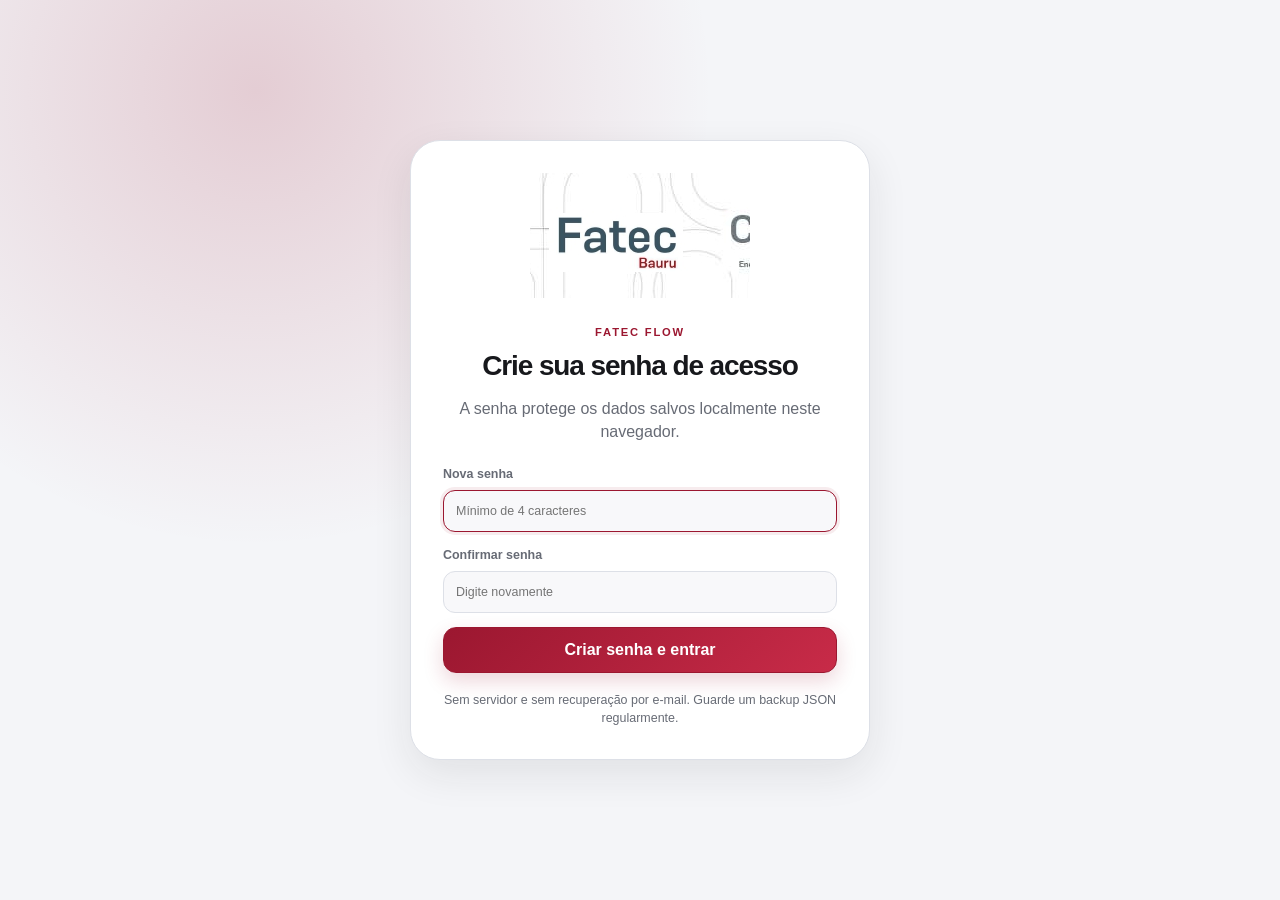
<file: index.html>
<!doctype html>
<html lang="pt-BR">
<head>
  <meta charset="utf-8">
  <meta name="viewport" content="width=device-width, initial-scale=1, viewport-fit=cover">
  <meta name="theme-color" content="#8d1028">
  <meta name="mobile-web-app-capable" content="yes">
  <meta name="format-detection" content="telephone=no">
  <meta name="apple-mobile-web-app-capable" content="yes">
  <meta name="apple-mobile-web-app-status-bar-style" content="black-translucent">
  <meta name="apple-mobile-web-app-title" content="Fatec Flow">
  <meta name="description" content="Sistema acadêmico pessoal para organizar semestres, disciplinas, avaliações, notas, frequência e Google Calendar.">
  <link rel="icon" href="favicon.ico">
  <link rel="apple-touch-icon" href="assets/icons/icon-180.png">
  <link rel="manifest" href="manifest.webmanifest">
  <link rel="stylesheet" href="styles.css">
  <title>Fatec Flow — iPhone</title>
</head>
<body>
  <div id="bootScreen" class="boot-screen" aria-live="polite">
    <img src="assets/logo-fatec-bauru-crop.png" alt="Fatec Bauru">
    <div class="loader"></div>
    <p>Preparando seu painel acadêmico…</p>
  </div>

  <section id="authGate" class="auth-gate hidden" aria-labelledby="authTitle">
    <div class="auth-card">
      <img src="assets/logo-fatec-bauru-crop.png" alt="Fatec Bauru" class="auth-logo">
      <span class="eyebrow">FATEC FLOW</span>
      <h1 id="authTitle">Proteja seus dados acadêmicos</h1>
      <p id="authDescription" class="muted">Crie uma senha local. Ela não sai do seu aparelho.</p>

      <form id="setupPasswordForm" class="auth-form hidden">
        <label>Nova senha
          <input id="setupPassword" type="password" minlength="4" maxlength="80" autocomplete="new-password" required placeholder="Mínimo de 4 caracteres">
        </label>
        <label>Confirmar senha
          <input id="setupPasswordConfirm" type="password" minlength="4" maxlength="80" autocomplete="new-password" required placeholder="Digite novamente">
        </label>
        <button class="primary wide" type="submit">Criar senha e entrar</button>
      </form>

      <form id="unlockForm" class="auth-form hidden">
        <label>Senha
          <input id="unlockPassword" type="password" autocomplete="current-password" required placeholder="Digite sua senha">
        </label>
        <button class="primary wide" type="submit">Entrar no Fatec Flow</button>
        <button id="forgotPasswordButton" class="text-button danger-text" type="button">Esqueci a senha</button>
      </form>
      <p class="auth-warning">Sem servidor e sem recuperação por e-mail. Guarde um backup JSON regularmente.</p>
    </div>
  </section>

  <div id="appShell" class="app-shell hidden">
    <header class="mobile-header" aria-label="Cabeçalho do aplicativo">
      <button class="mobile-brand-button" data-view="dashboard" type="button" aria-label="Ir para Hoje">
        <img src="assets/icons/icon-96.png" alt="">
        <span><strong id="mobilePageTitle">Hoje</strong><small id="mobileSemesterLabel">2026/2</small></span>
      </button>
      <div class="mobile-header-actions">
        <button id="mobileSyncButton" class="mobile-icon-button" type="button" aria-label="Sincronizar com Google">↻</button>
        <button id="mobileNotificationButton" class="mobile-icon-button" type="button" aria-label="Abrir avisos">🔔<span id="mobileNotificationBadge" class="counter hidden">0</span></button>
      </div>
    </header>
    <aside class="sidebar">
      <div class="brand">
        <img src="assets/logo-fatec-bauru-crop.png" alt="Fatec Bauru">
        <div><strong>Fatec Flow</strong><small>Sistema acadêmico pessoal</small></div>
      </div>

      <div class="semester-switcher">
        <label for="activeSemesterSelect">Semestre em uso</label>
        <select id="activeSemesterSelect"></select>
        <button id="quickSemesterButton" class="small-action" type="button">Gerenciar semestres</button>
      </div>

      <nav class="app-nav" aria-label="Navegação principal">
        <button class="nav-item active" data-view="dashboard" type="button"><span>⌂</span><b>Visão geral</b></button>
        <button class="nav-item" data-view="agenda" type="button"><span>▦</span><b>Agenda</b></button>
        <button class="nav-item" data-view="semesters" type="button"><span>◫</span><b>Semestres</b></button>
        <button class="nav-item" data-view="subjects" type="button"><span>◉</span><b>Disciplinas</b></button>
        <button class="nav-item" data-view="teachers" type="button"><span>♟</span><b>Professores</b></button>
        <button class="nav-item" data-view="evaluations" type="button"><span>✦</span><b>Avaliações e notas</b></button>
        <button class="nav-item" data-view="attendance" type="button"><span>✓</span><b>Frequência</b></button>
        <button class="nav-item" data-view="official" type="button"><span>▤</span><b>Calendário oficial</b></button>
        <button class="nav-item" data-view="settings" type="button"><span>⚙</span><b>Configurações</b></button>
      </nav>

      <div class="sidebar-footer">
        <button id="lockButton" class="secondary wide" type="button">🔒 Bloquear agora</button>
        <small>Dados salvos localmente no aparelho</small><small>Versão 3.0.0 — iPhone Edition</small>
      </div>
    </aside>

    <main class="main-content">
      <header class="topbar">
        <div>
          <span id="pageEyebrow" class="eyebrow">PAINEL ACADÊMICO</span>
          <h1 id="pageTitle">Visão geral</h1>
        </div>
        <div class="topbar-actions">
          <button id="notificationCenterButton" class="icon-button" type="button" aria-label="Central de avisos">🔔<span id="notificationBadge" class="counter hidden">0</span></button>
          <button id="syncTopButton" class="secondary" type="button">↻ Sincronizar</button>
          <button class="primary" data-open="activity" type="button">＋ Nova atividade</button>
        </div>
      </header>

      <section id="view-dashboard" class="view active">
        <article class="hero university-bg">
          <div class="hero-copy">
            <span class="eyebrow">ORGANIZAÇÃO UNIVERSITÁRIA</span>
            <h2 id="heroGreeting">Seu semestre em um só lugar.</h2>
            <p id="heroSemesterText">Cadastre um semestre para começar.</p>
            <div class="hero-actions">
              <button class="primary" data-open="activity" type="button">＋ Prova, atividade ou seminário</button>
              <button class="secondary" data-open="event" type="button">＋ Evento</button>
            </div>
          </div>
          <div class="hero-words" aria-hidden="true">
            <span>PROVAS</span><span>PROJETOS</span><span>SEMINÁRIOS</span><span>NOTAS</span>
            <span>PESQUISA</span><span>ESTÁGIO</span><span>ENTREGAS</span><span>FORMATURA</span>
          </div>
        </article>

        <div class="metric-grid">
          <article class="metric-card"><span>Próximo compromisso</span><strong id="metricNext">—</strong><small id="metricNextMeta">Nenhum compromisso</small></article>
          <article class="metric-card"><span>Média geral</span><strong id="metricAverage">—</strong><small id="metricAverageMeta">Sem notas calculadas</small></article>
          <article class="metric-card"><span>Frequência geral</span><strong id="metricAttendance">—</strong><small id="metricAttendanceMeta">Sem registros</small></article>
          <article class="metric-card"><span>Pendências</span><strong id="metricPending">0</strong><small id="metricPendingMeta">Tudo em dia</small></article>
        </div>

        <div class="dashboard-grid">
          <article class="panel span-2">
            <div class="panel-head"><div><span class="eyebrow">HOJE</span><h3>Agenda do dia</h3></div><button class="text-button" data-go="agenda" type="button">Abrir agenda</button></div>
            <div id="todayTimeline" class="timeline"></div>
          </article>
          <article class="panel">
            <div class="panel-head"><div><span class="eyebrow">PRIORIDADES</span><h3>Próximas avaliações</h3></div><button class="text-button" data-go="evaluations" type="button">Ver todas</button></div>
            <div id="upcomingActivities" class="compact-list"></div>
          </article>
          <article class="panel">
            <div class="panel-head"><div><span class="eyebrow">DESEMPENHO</span><h3>Disciplinas em atenção</h3></div><button class="text-button" data-go="subjects" type="button">Ver disciplinas</button></div>
            <div id="riskSubjects" class="compact-list"></div>
          </article>
          <article class="panel mobile-calc-card">
            <div class="panel-head"><div><span class="eyebrow">NOTAS</span><h3>Cálculo da média</h3></div><span class="mobile-step-badge">3 etapas</span></div>
            <p class="muted">1. Cadastre as avaliações. 2. Lance as notas. 3. Monte a fórmula do professor.</p>
            <div class="mobile-calc-actions">
              <button class="primary" data-go="evaluations" data-eval-tab="activities" type="button">Cadastrar avaliação</button>
              <button class="secondary" data-go="evaluations" data-eval-tab="formulas" type="button">Montar cálculo</button>
            </div>
          </article>

          <article class="panel span-2">
            <div class="panel-head"><div><span class="eyebrow">ATALHOS</span><h3>Registrar rapidamente</h3></div></div>
            <div class="quick-actions">
              <button data-quick-activity="prova" type="button"><span>📝</span>Prova</button>
              <button data-quick-activity="atividade" type="button"><span>✅</span>Atividade</button>
              <button data-quick-activity="seminario" type="button"><span>🎤</span>Seminário</button>
              <button data-quick-activity="entrega" type="button"><span>📦</span>Entrega</button>
              <button data-open="attendance" type="button"><span>📍</span>Presença</button>
              <button data-open="subject" type="button"><span>📚</span>Disciplina</button>
            </div>
          </article>
        </div>
      </section>

      <section id="view-agenda" class="view">
        <div class="section-actions">
          <div class="filter-bar">
            <input id="agendaSearch" type="search" placeholder="Buscar por título, disciplina ou local…">
            <select id="agendaTypeFilter"><option value="">Todos os tipos</option></select>
            <select id="agendaSubjectFilter"><option value="">Todas as disciplinas</option></select>
            <select id="agendaStatusFilter"><option value="">Todos os status</option><option value="pendente">Pendente</option><option value="concluido">Concluído</option><option value="cancelado">Cancelado</option></select>
          </div>
          <div class="button-row"><button class="secondary" data-open="event" type="button">＋ Evento</button><button class="primary" data-open="activity" type="button">＋ Atividade acadêmica</button></div>
        </div>
        <div id="agendaList" class="agenda-list"></div>
      </section>

      <section id="view-semesters" class="view">
        <div class="section-actions">
          <div class="section-copy"><p>Todo item acadêmico precisa pertencer a um semestre e respeitar suas datas.</p></div>
          <button class="primary" data-open="semester" type="button">＋ Cadastrar semestre</button>
        </div>
        <div id="semesterList" class="card-grid"></div>
      </section>

      <section id="view-subjects" class="view">
        <div class="section-actions">
          <div class="filter-bar"><input id="subjectSearch" type="search" placeholder="Buscar disciplina…"><select id="subjectTeacherFilter"><option value="">Todos os professores</option></select></div>
          <button class="primary" data-open="subject" type="button">＋ Cadastrar disciplina</button>
        </div>
        <div id="subjectGrid" class="subject-grid"></div>
      </section>

      <section id="view-teachers" class="view">
        <div class="section-actions">
          <p>Cadastre os professores e vincule cada um às disciplinas do semestre.</p>
          <button class="primary" data-open="teacher" type="button">＋ Cadastrar professor</button>
        </div>
        <div id="teacherGrid" class="card-grid"></div>
      </section>

      <section id="view-evaluations" class="view">
        <div class="subtabs" role="tablist">
          <button class="active" data-eval-tab="activities" type="button">1. Avaliações</button>
          <button data-eval-tab="formulas" type="button">2. Cálculo</button>
          <button data-eval-tab="simulator" type="button">3. Simular</button>
        </div>

        <div id="evalTabActivities" class="eval-tab active">
          <div class="section-actions">
            <div class="filter-bar"><input id="activitySearch" type="search" placeholder="Buscar avaliação…"><select id="activitySubjectFilter"><option value="">Todas as disciplinas</option></select><select id="activityTypeFilter"><option value="">Todos os tipos</option></select></div>
            <button class="primary" data-open="activity" type="button">＋ Nova avaliação</button>
          </div>
          <div id="activityList" class="agenda-list"></div>
        </div>

        <div id="evalTabFormulas" class="eval-tab">
          <article class="mobile-formula-guide">
            <span><b>1</b> Cadastre as avaliações</span>
            <span><b>2</b> Lance as notas</span>
            <span><b>3</b> Toque nas variáveis e monte a fórmula</span>
          </article>
          <div class="formula-layout">
            <aside class="panel formula-subjects"><h3>Disciplinas</h3><div id="formulaSubjectList" class="selection-list"></div></aside>
            <article class="panel formula-editor-panel">
              <div id="formulaEmpty" class="empty-state">Selecione uma disciplina para configurar o método do professor.</div>
              <div id="formulaEditor" class="hidden">
                <div class="panel-head"><div><span class="eyebrow">MÉTODO DE AVALIAÇÃO</span><h3 id="formulaSubjectTitle">Disciplina</h3><p id="formulaProfessorName" class="muted"></p></div><span id="formulaStatus" class="tag">Não configurado</span></div>
                <label>Fórmula manual
                  <textarea id="formulaInput" rows="3" placeholder="Ex.: (P1 * 0.4) + (P2 * 0.4) + (TRAB * 0.2)"></textarea>
                </label>
                <div class="formula-tools">
                  <div><small>Atividades disponíveis</small><div id="formulaVariableButtons" class="token-buttons"></div></div>
                  <div><small>Operadores</small><div class="token-buttons"><button data-token=" + " type="button">＋</button><button data-token=" - " type="button">−</button><button data-token=" * " type="button">×</button><button data-token=" / " type="button">÷</button><button data-token="(" type="button">(</button><button data-token=")" type="button">)</button></div></div>
                </div>
                <div class="form-grid compact">
                  <label>Quando faltar nota<select id="formulaMissingPolicy"><option value="block">Não calcular</option><option value="zero">Considerar zero</option><option value="simulation">Usar valor simulado</option></select></label>
                  <label>Casas decimais<select id="formulaDecimals"><option value="0">0</option><option value="1">1</option><option value="2" selected>2</option><option value="3">3</option></select></label>
                  <label>Arredondamento<select id="formulaRounding"><option value="normal">Normal</option><option value="up">Sempre para cima</option><option value="down">Sempre para baixo</option></select></label>
                  <label>Nota mínima<input id="formulaPassingGrade" type="number" min="0" step="0.01" value="6"></label>
                </div>
                <div id="formulaValidation" class="validation-box neutral">Monte a fórmula usando as atividades cadastradas.</div>
                <div class="formula-preview">
                  <div><span>Média calculada</span><strong id="formulaResult">—</strong></div>
                  <div><span>Situação</span><strong id="formulaSituation">—</strong></div>
                  <div><span>Nota necessária</span><strong id="formulaNeeded">—</strong></div>
                </div>
                <div class="button-row end"><button id="suggestFormulaButton" class="secondary" type="button">Sugerir pelos pesos</button><button id="saveFormulaButton" class="primary" type="button">Salvar método</button></div>
              </div>
            </article>
          </div>
        </div>

        <div id="evalTabSimulator" class="eval-tab">
          <article class="panel">
            <div class="panel-head"><div><span class="eyebrow">CENÁRIOS</span><h3>Simulador de notas</h3></div></div>
            <div class="form-grid compact"><label>Disciplina<select id="simulatorSubject"></select></label></div>
            <div id="simulatorFields" class="simulation-grid"></div>
            <div id="simulatorResult" class="validation-box neutral">Escolha uma disciplina com fórmula configurada.</div>
          </article>
        </div>
      </section>

      <section id="view-attendance" class="view">
        <div class="attendance-summary-grid">
          <article class="metric-card"><span>Frequência do semestre</span><strong id="attendanceOverall">—</strong><small id="attendanceOverallMeta">Sem registros</small></article>
          <article class="metric-card"><span>Aulas não verificadas</span><strong id="attendanceUnverified">0</strong><small>Confirme após cada encontro</small></article>
          <article class="metric-card"><span>Em risco</span><strong id="attendanceRisk">0</strong><small>Abaixo do limite definido</small></article>
        </div>
        <div id="attendanceSubjectSummary" class="subject-grid attendance-subject-grid"></div>
        <div class="section-actions">
          <div class="filter-bar"><select id="attendanceSubjectFilter"><option value="">Todas as disciplinas</option></select><select id="attendanceStatusFilter"><option value="">Todos os status</option><option value="unverified">Não verificada</option><option value="present">Presente</option><option value="late">Atrasado</option><option value="partial">Parcial</option><option value="absent">Ausente</option><option value="justified">Falta justificada</option><option value="cancelled">Aula cancelada</option></select></div>
          <div class="button-row"><button id="generateAttendanceButton" class="secondary" type="button">Gerar pelas aulas da agenda</button><button class="primary" data-open="attendance" type="button">＋ Registrar presença</button></div>
        </div>
        <div id="attendanceList" class="agenda-list"></div>
        <p class="footnote">O controle do Fatec Flow é pessoal. O registro oficial de frequência continua sendo o do professor e do SIGA.</p>
      </section>

      <section id="view-official" class="view">
        <article class="panel official-intro">
          <div><span class="eyebrow">FONTE INSTITUCIONAL</span><h2>Calendário Acadêmico da Fatec Bauru</h2><p>Consulte as imagens salvas no app e confirme atualizações na página oficial.</p></div>
          <a class="primary link-button" href="https://fatecbauru.cps.sp.gov.br/calendario-academico/" target="_blank" rel="noopener noreferrer">Abrir página oficial</a>
        </article>
        <div class="calendar-gallery">
          <figure><img src="assets/calendar/calendario-2026-p4.jpg" alt="Calendário acadêmico 2026, página 4"><figcaption>Calendário acadêmico 2026 — página 4</figcaption></figure>
          <figure><img src="assets/calendar/calendario-2026-p5.jpg" alt="Calendário acadêmico 2026, página 5"><figcaption>Calendário acadêmico 2026 — página 5</figcaption></figure>
          <figure><img src="assets/calendar/calendario-2026-p6.jpg" alt="Calendário acadêmico 2026, página 6"><figcaption>Calendário acadêmico 2026 — página 6</figcaption></figure>
        </div>
      </section>

      <section id="view-settings" class="view">
        <div class="settings-jump">
          <button data-scroll-settings="google" type="button">Google Calendar</button>
          <button data-scroll-settings="notifications" type="button">Notificações</button>
          <button data-scroll-settings="security" type="button">Segurança</button>
          <button data-scroll-settings="campus" type="button">Presença</button>
          <button data-scroll-settings="data" type="button">Dados</button>
          <button data-scroll-settings="appearance" type="button">Aparência</button>
        </div>

        <div class="settings-grid">
          <article id="settings-google" class="panel settings-card span-2">
            <div class="panel-head"><div><span class="eyebrow">SINCRONIZAÇÃO</span><h3>Google Calendar</h3></div><span id="googleStatus" class="tag">Desconectado</span></div>
            <p>Use somente o Client ID OAuth. Não coloque segredo do cliente ou API Key.</p>
            <div class="form-grid compact">
              <label class="span-2">Client ID OAuth<input id="googleClientId" type="text" placeholder="…apps.googleusercontent.com"></label>
              <label>Calendário<select id="googleCalendarId"><option value="primary">Principal</option></select></label>
              <label class="toggle-field"><span>Marcar eventos com o semestre</span><input id="googleTagSemester" type="checkbox" checked></label>
            </div>
            <div class="button-row wrap"><button id="saveGoogleSettingsButton" class="secondary" type="button">Salvar configuração</button><button id="connectGoogleButton" class="primary" type="button">Conectar ao Google</button><button id="loadCalendarsButton" class="secondary" type="button">Carregar calendários</button><button id="syncGoogleButton" class="secondary" type="button">Sincronizar agora</button><button id="tagAllGoogleButton" class="secondary" type="button">Vincular e atualizar todos no Google</button></div>
            <div id="syncReport" class="validation-box neutral">Nenhuma sincronização realizada nesta sessão.</div>
          </article>

          <article id="settings-notifications" class="panel settings-card">
            <div class="panel-head"><div><span class="eyebrow">ALERTAS</span><h3>Notificações</h3></div><span id="notificationPermission" class="tag">Não autorizadas</span></div>
            <p>O Google Calendar entrega alertas mesmo com o PWA fechado. Os avisos internos funcionam enquanto o app estiver ativo.</p>
            <button id="requestNotificationButton" class="secondary wide" type="button">Autorizar notificações do app</button>
          </article>

          <article id="settings-security" class="panel settings-card">
            <div class="panel-head"><div><span class="eyebrow">ACESSO</span><h3>Senha e bloqueio</h3></div><span id="securityStatus" class="tag">Ativa</span></div>
            <label>Bloquear após<select id="lockTimeout"><option value="1">1 minuto</option><option value="5">5 minutos</option><option value="15" selected>15 minutos</option><option value="30">30 minutos</option><option value="60">1 hora</option><option value="0">Somente manualmente</option></select></label>
            <div class="button-row wrap"><button id="changePasswordButton" class="secondary" type="button">Alterar senha</button><button id="lockSettingsButton" class="secondary" type="button">Bloquear agora</button></div>
          </article>

          <article id="settings-campus" class="panel settings-card">
            <div class="panel-head"><div><span class="eyebrow">CHECK-IN</span><h3>Validação assistida de presença</h3></div></div>
            <p>Opcional. A localização só é consultada quando você toca em “Validar localização”.</p>
            <div class="form-grid compact"><label>Latitude<input id="campusLatitude" type="number" step="0.000001" placeholder="Ex.: -22.000000"></label><label>Longitude<input id="campusLongitude" type="number" step="0.000001" placeholder="Ex.: -49.000000"></label><label>Raio aceito (metros)<input id="campusRadius" type="number" min="50" step="10" value="500"></label><label>Nome do local<input id="campusName" type="text" value="Fatec Bauru"></label></div>
            <button id="saveCampusButton" class="secondary wide" type="button">Salvar local de referência</button>
          </article>

          <article id="settings-data" class="panel settings-card span-2">
            <div class="panel-head"><div><span class="eyebrow">PORTABILIDADE</span><h3>Importação, backup e restauração</h3></div></div>
            <div class="data-action-grid">
              <label class="action-tile">📥<strong>Importar calendário .ics</strong><span>Importa e vincula pela data do semestre.</span><input id="icsImportInput" type="file" accept=".ics,text/calendar" hidden></label>
              <button id="exportBackupButton" class="action-tile" type="button">💾<strong>Exportar backup JSON</strong><span>Salva semestres, notas, fórmulas e presenças.</span></button>
              <label class="action-tile">♻️<strong>Restaurar backup</strong><span>Substitui os dados locais pelo arquivo escolhido.</span><input id="backupImportInput" type="file" accept="application/json,.json" hidden></label>
              <button id="exportIcsButton" class="action-tile" type="button">🗓️<strong>Exportar agenda .ics</strong><span>Gera um arquivo compatível com calendários.</span></button>
              <button id="openTrashButton" class="action-tile" type="button">🗑️<strong>Abrir lixeira</strong><span>Restaure itens excluídos localmente.</span></button>
              <button id="resetAppButton" class="action-tile danger-tile" type="button">⚠️<strong>Redefinir aplicativo</strong><span>Apaga todos os dados deste navegador.</span></button>
            </div>
          </article>

          <article id="settings-appearance" class="panel settings-card">
            <div class="panel-head"><div><span class="eyebrow">INTERFACE</span><h3>Aparência</h3></div></div>
            <label>Tema<select id="themeSelect"><option value="system">Seguir o sistema</option><option value="light">Claro</option><option value="dark">Escuro</option></select></label>
          </article>

          <article class="panel settings-card">
            <div class="panel-head"><div><span class="eyebrow">IPHONE</span><h3>Instalar como aplicativo</h3></div></div>
            <ol class="install-steps"><li>Abra o site no Safari.</li><li>Toque em Compartilhar.</li><li>Escolha “Adicionar à Tela de Início”.</li><li>Ative “Abrir como App da Web”.</li></ol>
            <button id="installButton" class="primary wide hidden" type="button">Instalar agora</button>
          </article>
        </div>
      </section>
    </main>
    <button class="mobile-fab" data-open="activity" type="button" aria-label="Criar nova atividade">＋</button>

    <nav class="mobile-bottom-nav" aria-label="Navegação principal do iPhone">
      <button class="nav-item active" data-view="dashboard" type="button"><span>⌂</span><b>Hoje</b></button>
      <button class="nav-item" data-view="agenda" type="button"><span>▦</span><b>Agenda</b></button>
      <button class="nav-item" data-view="subjects" type="button"><span>◉</span><b>Disciplinas</b></button>
      <button class="nav-item" data-view="evaluations" type="button"><span>✦</span><b>Notas</b></button>
      <button class="nav-item" data-mobile-more="open" type="button"><span>•••</span><b>Mais</b></button>
    </nav>

    <div id="mobileMoreBackdrop" class="mobile-more-backdrop hidden" data-mobile-more="close"></div>
    <section id="mobileMoreSheet" class="mobile-more-sheet" aria-hidden="true" aria-label="Mais opções">
      <div class="mobile-sheet-handle"></div>
      <div class="mobile-more-head">
        <div><span class="eyebrow">FATEC FLOW</span><h2>Mais recursos</h2></div>
        <button class="mobile-icon-button" data-mobile-more="close" type="button" aria-label="Fechar">✕</button>
      </div>
      <label class="mobile-semester-control">Semestre em uso
        <select id="mobileSemesterSelect"></select>
      </label>
      <div class="mobile-more-grid">
        <button class="nav-item" data-view="semesters" type="button"><span>◫</span><b>Semestres</b><small>Períodos e datas</small></button>
        <button class="nav-item" data-view="teachers" type="button"><span>♟</span><b>Professores</b><small>Docentes e contatos</small></button>
        <button class="nav-item" data-view="attendance" type="button"><span>✓</span><b>Frequência</b><small>Presenças e faltas</small></button>
        <button class="nav-item" data-view="official" type="button"><span>▤</span><b>Calendário oficial</b><small>Fatec Bauru</small></button>
        <button class="nav-item" data-view="settings" type="button"><span>⚙</span><b>Configurações</b><small>Google, alertas e backup</small></button>
        <button id="mobileLockButton" class="nav-item danger-option" type="button"><span>🔒</span><b>Bloquear</b><small>Proteger o aplicativo</small></button>
      </div>
      <p class="mobile-local-note">Seus dados acadêmicos ficam armazenados localmente neste aparelho.</p>
    </section>

  </div>

  <dialog id="semesterDialog" class="modal">
    <form id="semesterForm" method="dialog">
      <div class="modal-head"><div><span class="eyebrow">PERÍODO ACADÊMICO</span><h2 id="semesterDialogTitle">Cadastrar semestre</h2></div><button class="icon-button" data-close="semesterDialog" type="button">✕</button></div>
      <input id="semesterId" type="hidden">
      <div class="form-grid">
        <label>Nome do semestre<input id="semesterName" type="text" required placeholder="Ex.: 2026/2"></label>
        <label>Status<select id="semesterStatus"><option value="active">Ativo</option><option value="planned">Planejado</option><option value="archived">Arquivado</option></select></label>
        <label>Data inicial<input id="semesterStart" type="date" required></label>
        <label>Data final<input id="semesterEnd" type="date" required></label>
        <label>Cor<input id="semesterColor" type="color" value="#a71930"></label>
        <label class="span-2">Observações<textarea id="semesterNotes" rows="3"></textarea></label>
      </div>
      <div id="semesterValidation" class="validation-box neutral">As datas não podem se sobrepor a outro semestre.</div>
      <div class="modal-actions"><button class="secondary" data-close="semesterDialog" type="button">Cancelar</button><button class="primary" type="submit">Salvar semestre</button></div>
    </form>
  </dialog>

  <dialog id="teacherDialog" class="modal small-modal">
    <form id="teacherForm" method="dialog">
      <div class="modal-head"><div><span class="eyebrow">DOCENTE</span><h2 id="teacherDialogTitle">Cadastrar professor</h2></div><button class="icon-button" data-close="teacherDialog" type="button">✕</button></div>
      <input id="teacherId" type="hidden">
      <div class="form-grid">
        <label class="span-2">Nome<input id="teacherName" type="text" required></label>
        <label>E-mail<input id="teacherEmail" type="email"></label>
        <label>Contato<input id="teacherPhone" type="text"></label>
        <label class="span-2">Observações<textarea id="teacherNotes" rows="3"></textarea></label>
      </div>
      <div class="modal-actions"><button class="secondary" data-close="teacherDialog" type="button">Cancelar</button><button class="primary" type="submit">Salvar professor</button></div>
    </form>
  </dialog>

  <dialog id="subjectDialog" class="modal">
    <form id="subjectForm" method="dialog">
      <div class="modal-head"><div><span class="eyebrow">DISCIPLINA</span><h2 id="subjectDialogTitle">Cadastrar disciplina</h2></div><button class="icon-button" data-close="subjectDialog" type="button">✕</button></div>
      <input id="subjectId" type="hidden">
      <div class="form-grid">
        <label>Semestre<select id="subjectSemester" required></select></label>
        <label>Professor<select id="subjectTeacher"><option value="">Professor não informado</option></select></label>
        <label class="span-2">Nome da disciplina<input id="subjectName" type="text" required></label>
        <label>Código ou sigla<input id="subjectCode" type="text" maxlength="20"></label>
        <label>Cor<input id="subjectColor" type="color" value="#9b1b30"></label>
        <label>Tipo de componente<select id="subjectKind"><option value="course">Disciplina com notas e frequência</option><option value="hours">Componente por carga horária</option></select></label>
        <label>Nota mínima<input id="subjectPassingGrade" type="number" min="0" step="0.01" value="6"></label>
        <label>Horas exigidas<input id="subjectRequiredHours" type="number" min="0" step="0.5" value="0"></label>
        <label>Horas concluídas<input id="subjectCompletedHours" type="number" min="0" step="0.5" value="0"></label>
        <label>Frequência mínima (%)<input id="subjectMinAttendance" type="number" min="0" max="100" step="0.1" value="75"></label>
        <label>Total estimado de períodos<input id="subjectTotalPeriods" type="number" min="0" step="1" value="0"></label>
        <label>Períodos por encontro<input id="subjectPeriodsPerClass" type="number" min="1" step="1" value="2"></label>
        <label class="span-2">Observações<textarea id="subjectNotes" rows="3"></textarea></label>
      </div>
      <div class="modal-actions"><button class="secondary" data-close="subjectDialog" type="button">Cancelar</button><button class="primary" type="submit">Salvar disciplina</button></div>
    </form>
  </dialog>

  <dialog id="activityDialog" class="modal large-modal">
    <form id="activityForm" method="dialog">
      <div class="modal-head"><div><span class="eyebrow">AVALIAÇÃO ACADÊMICA</span><h2 id="activityDialogTitle">Cadastrar atividade</h2></div><button class="icon-button" data-close="activityDialog" type="button">✕</button></div>
      <input id="activityId" type="hidden">
      <div class="form-grid">
        <label>Semestre<select id="activitySemester" required></select></label>
        <label>Disciplina<select id="activitySubject" required></select></label>
        <label>Tipo<select id="activityType" required></select></label>
        <label>Código da fórmula<input id="activityCode" type="text" maxlength="24" required placeholder="Ex.: P1, TRAB, SEM"></label>
        <label class="span-2">Título<input id="activityTitle" type="text" required placeholder="Ex.: Primeira prova"></label>
        <label>Data<input id="activityDate" type="date" required></label>
        <label>Dia inteiro<select id="activityAllDay"><option value="false">Não</option><option value="true">Sim</option></select></label>
        <label>Início<input id="activityStart" type="time" value="19:00"></label>
        <label>Fim<input id="activityEnd" type="time" value="20:40"></label>
        <label>Nota máxima<input id="activityMaxScore" type="number" min="0.01" step="0.01" value="10"></label>
        <label>Nota obtida<input id="activityScore" type="number" min="0" step="0.01" placeholder="Deixe vazio enquanto não sair"></label>
        <label>Peso opcional (%)<input id="activityWeight" type="number" min="0" max="100" step="0.1" value="0"></label>
        <label>Valor simulado<input id="activitySimulatedScore" type="number" min="0" step="0.01" placeholder="Para projeções"></label>
        <label>Status<select id="activityStatus"><option value="planned">Planejada</option><option value="done">Realizada</option><option value="graded">Corrigida</option><option value="cancelled">Cancelada</option></select></label>
        <label>Prioridade<select id="activityPriority"><option value="normal">Normal</option><option value="high">Alta</option><option value="urgent">Urgente</option></select></label>
        <label class="span-2">Local ou link<input id="activityLocation" type="text"></label>
        <label class="span-2">Conteúdo e observações<textarea id="activityDescription" rows="4"></textarea></label>
      </div>
      <fieldset class="reminder-fieldset"><legend>Alertas</legend><div class="reminder-head"><select id="activityReminderPreset"><option value="recommended">Recomendado</option><option value="essential">Essencial</option><option value="reinforced">Reforçado</option><option value="custom">Personalizado</option><option value="none">Sem alertas</option></select><button id="addActivityReminderButton" class="secondary" type="button">＋ Adicionar alerta</button></div><div id="activityReminderRows" class="reminder-rows"></div><div id="activityReminderPreview" class="reminder-preview"></div></fieldset>
      <div class="sync-choice"><label class="toggle-field"><span>Sincronizar com Google Calendar</span><input id="activitySyncWanted" type="checkbox" checked></label><small>O evento receberá o semestre e a disciplina no título e na descrição.</small></div>
      <div id="activityValidation" class="validation-box neutral">A data precisa estar dentro do semestre selecionado.</div>
      <div class="modal-actions"><button id="activityGoogleTemplateButton" class="secondary" type="button">Abrir preenchido no Google</button><button class="secondary" data-close="activityDialog" type="button">Cancelar</button><button class="primary" type="submit">Salvar atividade</button></div>
    </form>
  </dialog>

  <dialog id="eventDialog" class="modal large-modal">
    <form id="eventForm" method="dialog">
      <div class="modal-head"><div><span class="eyebrow">AGENDA</span><h2 id="eventDialogTitle">Cadastrar evento</h2></div><button class="icon-button" data-close="eventDialog" type="button">✕</button></div>
      <input id="eventId" type="hidden">
      <div class="form-grid">
        <label>Semestre<select id="eventSemester" required></select></label>
        <label>Tipo<select id="eventType" required></select></label>
        <label>Disciplina<select id="eventSubject"><option value="">Sem disciplina</option></select></label>
        <label>Status<select id="eventStatus"><option value="pendente">Pendente</option><option value="concluido">Concluído</option><option value="cancelado">Cancelado</option></select></label>
        <label class="span-2">Título<input id="eventTitle" type="text" required></label>
        <label>Data<input id="eventDate" type="date" required></label>
        <label>Dia inteiro<select id="eventAllDay"><option value="false">Não</option><option value="true">Sim</option></select></label>
        <label>Início<input id="eventStart" type="time" value="19:00"></label>
        <label>Fim<input id="eventEnd" type="time" value="20:40"></label>
        <label>Prioridade<select id="eventPriority"><option value="normal">Normal</option><option value="high">Alta</option><option value="urgent">Urgente</option></select></label>
        <label class="span-2">Local<input id="eventLocation" type="text"></label>
        <label class="span-2">Descrição<textarea id="eventDescription" rows="4"></textarea></label>
      </div>
      <fieldset class="reminder-fieldset"><legend>Alertas</legend><div class="reminder-head"><select id="eventReminderPreset"><option value="recommended">Recomendado</option><option value="essential">Essencial</option><option value="reinforced">Reforçado</option><option value="custom">Personalizado</option><option value="none">Sem alertas</option></select><button id="addEventReminderButton" class="secondary" type="button">＋ Adicionar alerta</button></div><div id="eventReminderRows" class="reminder-rows"></div><div id="eventReminderPreview" class="reminder-preview"></div></fieldset>
      <div class="sync-choice"><label class="toggle-field"><span>Sincronizar com Google Calendar</span><input id="eventSyncWanted" type="checkbox" checked></label></div>
      <div id="eventValidation" class="validation-box neutral">A data precisa estar dentro do semestre selecionado.</div>
      <div class="modal-actions"><button id="eventGoogleTemplateButton" class="secondary" type="button">Abrir preenchido no Google</button><button class="secondary" data-close="eventDialog" type="button">Cancelar</button><button class="primary" type="submit">Salvar evento</button></div>
    </form>
  </dialog>

  <dialog id="attendanceDialog" class="modal">
    <form id="attendanceForm" method="dialog">
      <div class="modal-head"><div><span class="eyebrow">FREQUÊNCIA</span><h2 id="attendanceDialogTitle">Registrar presença</h2></div><button class="icon-button" data-close="attendanceDialog" type="button">✕</button></div>
      <input id="attendanceId" type="hidden">
      <div class="form-grid">
        <label>Semestre<select id="attendanceSemester" required></select></label>
        <label>Disciplina<select id="attendanceSubject" required></select></label>
        <label>Data<input id="attendanceDate" type="date" required></label>
        <label>Status<select id="attendanceStatus" required><option value="unverified">Não verificada</option><option value="present">Presente</option><option value="late">Atrasado</option><option value="partial">Presença parcial</option><option value="absent">Ausente</option><option value="justified">Falta justificada</option><option value="cancelled">Aula cancelada</option></select></label>
        <label>Períodos previstos<input id="attendanceTotalPeriods" type="number" min="1" step="1" value="2" required></label>
        <label>Períodos presentes<input id="attendancePresentPeriods" type="number" min="0" step="1" value="0" required></label>
        <label>Início<input id="attendanceStart" type="time"></label>
        <label>Fim<input id="attendanceEnd" type="time"></label>
        <label class="span-2">Observações<textarea id="attendanceNotes" rows="3"></textarea></label>
      </div>
      <div class="checkin-box"><div><strong>Validação assistida por localização</strong><small>Não substitui a chamada oficial.</small></div><button id="attendanceCheckinButton" class="secondary" type="button">📍 Validar localização agora</button><p id="attendanceCheckinResult" class="muted">Nenhum check-in realizado.</p></div>
      <div class="modal-actions"><button class="secondary" data-close="attendanceDialog" type="button">Cancelar</button><button class="primary" type="submit">Salvar presença</button></div>
    </form>
  </dialog>

  <dialog id="passwordDialog" class="modal small-modal">
    <form id="passwordForm" method="dialog">
      <div class="modal-head"><div><span class="eyebrow">SEGURANÇA</span><h2>Alterar senha</h2></div><button class="icon-button" data-close="passwordDialog" type="button">✕</button></div>
      <div class="form-grid one-column"><label>Senha atual<input id="currentPassword" type="password" required></label><label>Nova senha<input id="newPassword" type="password" minlength="4" required></label><label>Confirmar nova senha<input id="newPasswordConfirm" type="password" minlength="4" required></label></div>
      <div class="modal-actions"><button class="secondary" data-close="passwordDialog" type="button">Cancelar</button><button class="primary" type="submit">Alterar senha</button></div>
    </form>
  </dialog>

  <dialog id="trashDialog" class="modal large-modal">
    <div class="modal-head"><div><span class="eyebrow">RECUPERAÇÃO</span><h2>Lixeira local</h2></div><button class="icon-button" data-close="trashDialog" type="button">✕</button></div>
    <div id="trashList" class="agenda-list"></div>
    <div class="modal-actions"><button id="emptyTrashButton" class="danger" type="button">Esvaziar lixeira</button><button class="secondary" data-close="trashDialog" type="button">Fechar</button></div>
  </dialog>

  <aside id="notificationDrawer" class="drawer" aria-hidden="true">
    <div class="drawer-head"><div><span class="eyebrow">AVISOS</span><h2>Central acadêmica</h2></div><button id="closeNotificationDrawer" class="icon-button" type="button">✕</button></div>
    <div id="notificationList" class="compact-list"></div>
  </aside>
  <div id="drawerBackdrop" class="drawer-backdrop hidden"></div>
  <div id="toast" class="toast" role="status" aria-live="polite"></div>

  <script src="app.js"></script>
</body>
</html>
</file>
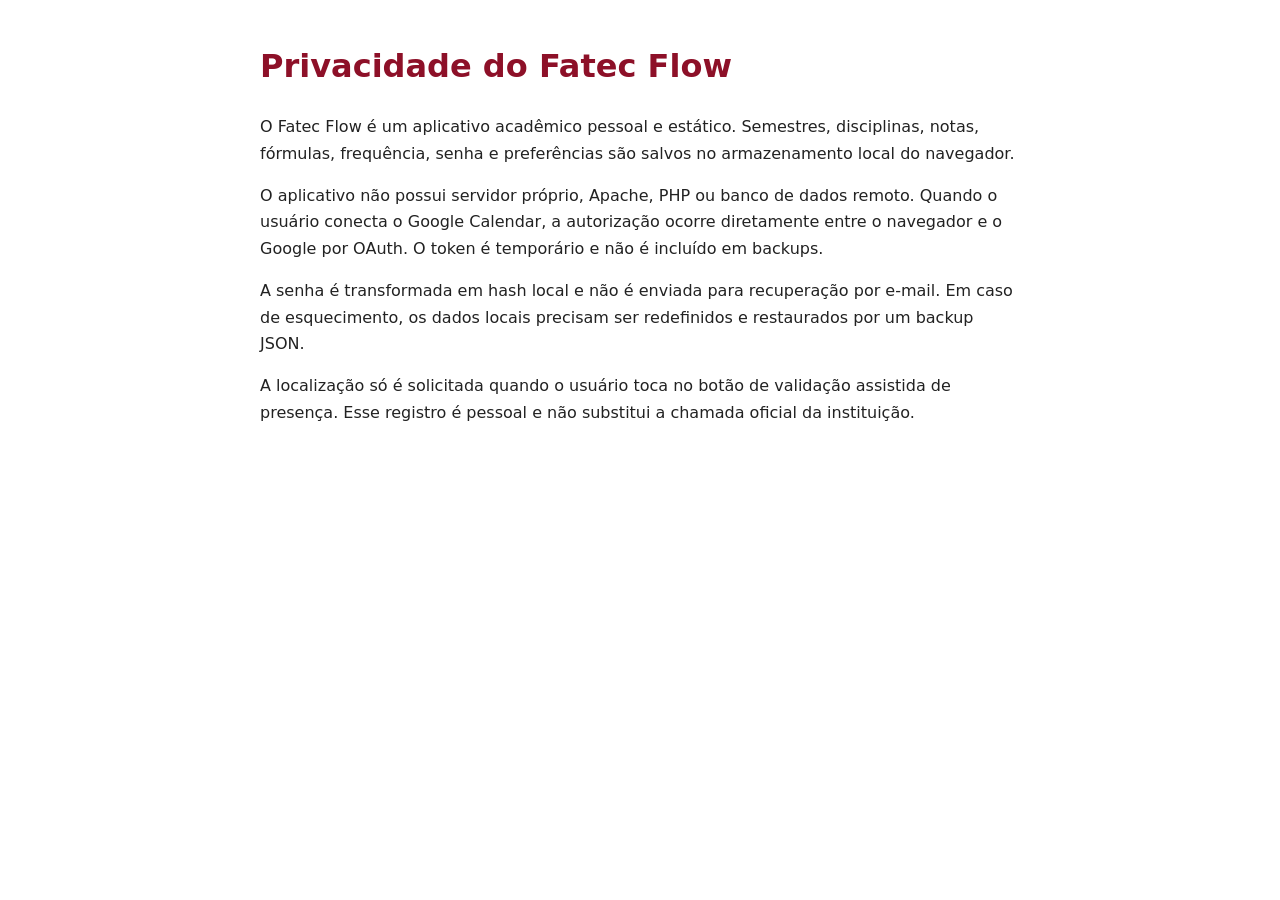
<file: privacy.html>
<!doctype html><html lang="pt-BR"><head><meta charset="utf-8"><meta name="viewport" content="width=device-width,initial-scale=1"><title>Privacidade — Fatec Flow</title><style>body{font-family:system-ui;max-width:760px;margin:40px auto;padding:0 20px;line-height:1.65;color:#222}h1{color:#8d1028}</style></head><body><h1>Privacidade do Fatec Flow</h1><p>O Fatec Flow é um aplicativo acadêmico pessoal e estático. Semestres, disciplinas, notas, fórmulas, frequência, senha e preferências são salvos no armazenamento local do navegador.</p><p>O aplicativo não possui servidor próprio, Apache, PHP ou banco de dados remoto. Quando o usuário conecta o Google Calendar, a autorização ocorre diretamente entre o navegador e o Google por OAuth. O token é temporário e não é incluído em backups.</p><p>A senha é transformada em hash local e não é enviada para recuperação por e-mail. Em caso de esquecimento, os dados locais precisam ser redefinidos e restaurados por um backup JSON.</p><p>A localização só é solicitada quando o usuário toca no botão de validação assistida de presença. Esse registro é pessoal e não substitui a chamada oficial da instituição.</p></body></html>
</file>
<file: styles.css>
:root{
  --bg:#f4f5f8;--surface:#ffffff;--surface-2:#f8f8fa;--surface-3:#eef0f4;
  --text:#17181c;--muted:#676b75;--line:#dde0e7;--brand:#9b1730;--brand-2:#c82b48;
  --brand-soft:#f9e8ec;--blue:#2962b3;--green:#178254;--orange:#b76512;--danger:#b32035;
  --shadow:0 14px 40px rgba(28,30,38,.09);--shadow-soft:0 7px 24px rgba(28,30,38,.07);
  --radius:22px;--radius-sm:14px;--sidebar:278px;
}
*{box-sizing:border-box}
html{background:var(--bg);scroll-behavior:smooth}
body{margin:0;min-height:100vh;background:var(--bg);color:var(--text);font-family:-apple-system,BlinkMacSystemFont,"SF Pro Text","Segoe UI",Roboto,Arial,sans-serif;line-height:1.45}
body.dark{--bg:#0e1015;--surface:#17191f;--surface-2:#1d2028;--surface-3:#252933;--text:#f7f7f8;--muted:#a8abb4;--line:#30343f;--brand:#d3415d;--brand-2:#ee6b82;--brand-soft:#321720;--shadow:0 18px 48px rgba(0,0,0,.34);--shadow-soft:0 8px 26px rgba(0,0,0,.25)}
button,input,select,textarea{font:inherit}
button{cursor:pointer}
button:disabled{opacity:.45;cursor:not-allowed}
a{color:inherit}
h1,h2,h3,p{margin-top:0}
h1{font-size:clamp(1.65rem,3vw,2.45rem);letter-spacing:-.04em;margin-bottom:0}
h2{font-size:clamp(1.45rem,2.7vw,2.1rem);letter-spacing:-.035em}
h3{font-size:1.05rem;margin-bottom:0}
.hidden{display:none!important}
.muted{color:var(--muted)}
.eyebrow{display:block;font-size:.7rem;font-weight:850;letter-spacing:.16em;color:var(--brand);margin-bottom:.35rem}
.footnote{font-size:.83rem;color:var(--muted);margin:18px 4px}
.boot-screen{position:fixed;inset:0;z-index:9999;display:grid;place-content:center;justify-items:center;gap:18px;background:var(--bg);transition:opacity .25s ease}
.boot-screen img{width:min(290px,65vw);height:auto}
.loader{width:34px;height:34px;border-radius:50%;border:4px solid var(--line);border-top-color:var(--brand);animation:spin .8s linear infinite}
@keyframes spin{to{transform:rotate(360deg)}}
.auth-gate{position:fixed;inset:0;z-index:9000;display:grid;place-items:center;padding:20px;background:radial-gradient(circle at 20% 10%,rgba(155,23,48,.18),transparent 35%),var(--bg)}
.auth-card{width:min(460px,100%);background:var(--surface);border:1px solid var(--line);border-radius:30px;padding:32px;box-shadow:var(--shadow);text-align:center}
.auth-logo{width:220px;max-width:75%;margin-bottom:20px}
.auth-card h1{font-size:1.75rem;margin-bottom:10px}
.auth-form{display:grid;gap:14px;margin-top:22px;text-align:left}
.auth-warning{font-size:.78rem;color:var(--muted);margin:18px 0 0}
.app-shell{min-height:100vh}
.sidebar{position:fixed;inset:0 auto 0 0;width:var(--sidebar);background:var(--surface);border-right:1px solid var(--line);padding:20px 17px;display:flex;flex-direction:column;z-index:50;overflow:auto}
.brand{display:flex;align-items:center;gap:12px;padding:6px 7px 18px}
.brand img{width:82px;height:44px;object-fit:contain}
.brand strong,.brand small{display:block}.brand small{font-size:.72rem;color:var(--muted)}
.semester-switcher{background:var(--surface-2);border:1px solid var(--line);border-radius:18px;padding:13px;margin-bottom:15px}
.semester-switcher label{font-size:.71rem;font-weight:800;color:var(--muted);text-transform:uppercase;letter-spacing:.06em}
.semester-switcher select{margin-top:7px}
.small-action{background:none;border:0;color:var(--brand);font-weight:750;padding:8px 2px 0;font-size:.78rem}
.app-nav{display:grid;gap:7px}
.nav-item{display:flex;align-items:center;gap:12px;width:100%;border:0;border-radius:14px;padding:11px 12px;background:transparent;color:var(--muted);text-align:left}
.nav-item span{display:grid;place-items:center;width:29px;height:29px;border-radius:9px;background:var(--surface-2);font-size:1rem}
.nav-item b{font-size:.9rem}.nav-item:hover,.nav-item.active{background:var(--brand-soft);color:var(--brand)}
.sidebar-footer{margin-top:auto;padding-top:20px;display:grid;gap:10px;text-align:center}.sidebar-footer small{font-size:.71rem;color:var(--muted)}
.main-content{margin-left:var(--sidebar);min-height:100vh;padding:24px clamp(18px,3vw,42px) 70px}
.topbar{display:flex;align-items:center;justify-content:space-between;gap:20px;margin-bottom:24px}
.topbar-actions,.button-row{display:flex;align-items:center;gap:12px}.button-row.wrap{flex-wrap:wrap}.button-row.end{justify-content:flex-end}.wide{width:100%}
.primary,.secondary,.danger,.text-button,.icon-button,.small-action,.link-button{border-radius:13px;min-height:42px;font-weight:780;transition:transform .15s ease,box-shadow .15s ease,background .15s ease}
.primary{border:1px solid var(--brand);background:linear-gradient(135deg,var(--brand),var(--brand-2));color:#fff;padding:10px 17px;box-shadow:0 8px 20px rgba(155,23,48,.18)}
.primary:hover,.secondary:hover,.danger:hover{transform:translateY(-1px)}
.secondary{border:1px solid var(--line);background:var(--surface);color:var(--text);padding:10px 17px}
.danger{border:1px solid rgba(179,32,53,.28);background:rgba(179,32,53,.09);color:var(--danger);padding:10px 17px}
.text-button{border:0;background:transparent;color:var(--brand);padding:7px 3px;min-height:auto}
.danger-text{color:var(--danger)}
.icon-button{position:relative;width:43px;height:43px;padding:0;border:1px solid var(--line);background:var(--surface);color:var(--text)}
.counter{position:absolute;right:-5px;top:-6px;min-width:19px;height:19px;border-radius:999px;background:var(--danger);color:#fff;font-size:.68rem;display:grid;place-items:center;padding:0 5px}
.link-button{text-decoration:none;display:inline-flex;align-items:center;justify-content:center}
.view{display:none}.view.active{display:block;animation:viewIn .22s ease}@keyframes viewIn{from{opacity:.4;transform:translateY(5px)}to{opacity:1;transform:none}}
.hero{min-height:260px;border-radius:30px;padding:clamp(25px,4vw,43px);display:grid;grid-template-columns:minmax(0,1.2fr) minmax(240px,.8fr);align-items:center;gap:28px;color:#fff;overflow:hidden;position:relative;box-shadow:var(--shadow)}
.university-bg{background:linear-gradient(125deg,rgba(91,8,26,.96),rgba(170,28,55,.93)),url('assets/universidade-pattern.svg') center/cover}
.hero-copy{position:relative;z-index:2}.hero-copy .eyebrow{color:#ffc3ce}.hero-copy h2{font-size:clamp(2rem,4vw,3.4rem);max-width:760px;margin-bottom:10px}.hero-copy p{color:rgba(255,255,255,.82);max-width:700px}.hero-actions{display:flex;gap:13px;flex-wrap:wrap;margin-top:23px}.hero .secondary{background:rgba(255,255,255,.12);border-color:rgba(255,255,255,.24);color:#fff}.hero-words{display:flex;flex-wrap:wrap;align-content:center;justify-content:center;gap:13px;opacity:.45;transform:rotate(-5deg)}.hero-words span{border:1px solid rgba(255,255,255,.38);border-radius:999px;padding:9px 13px;font-size:.74rem;font-weight:900;letter-spacing:.12em}
.metric-grid{display:grid;grid-template-columns:repeat(4,minmax(0,1fr));gap:16px;margin:20px 0}
.metric-card,.panel{background:var(--surface);border:1px solid var(--line);border-radius:var(--radius);box-shadow:var(--shadow-soft)}
.metric-card{padding:20px}.metric-card span,.metric-card small{display:block;color:var(--muted)}.metric-card span{font-size:.79rem;font-weight:750}.metric-card strong{display:block;font-size:clamp(1.6rem,3vw,2.35rem);letter-spacing:-.04em;margin:7px 0 2px}.metric-card small{font-size:.76rem}
.dashboard-grid{display:grid;grid-template-columns:repeat(3,minmax(0,1fr));gap:18px}.span-2{grid-column:span 2}.panel{padding:20px}.panel-head,.section-actions,.modal-head,.drawer-head{display:flex;justify-content:space-between;align-items:flex-start;gap:18px}.panel-head{align-items:center;margin-bottom:16px}.panel-head p{margin:4px 0 0}.section-actions{align-items:center;margin-bottom:18px}.section-actions>p,.section-copy p{margin:0;color:var(--muted)}
.timeline,.agenda-list,.compact-list,.selection-list{display:grid;gap:11px}
.empty-state{border:1px dashed var(--line);border-radius:16px;padding:25px;text-align:center;color:var(--muted);background:var(--surface-2)}
.timeline-item,.agenda-item,.compact-item,.selection-item{border:1px solid var(--line);background:var(--surface-2);border-radius:16px}
.timeline-item{display:grid;grid-template-columns:72px 10px 1fr auto;gap:12px;align-items:center;padding:13px}.timeline-time{font-weight:850;color:var(--brand)}.timeline-dot{width:10px;height:10px;border-radius:50%;background:var(--brand)}.item-main strong,.item-main small{display:block}.item-main small{color:var(--muted);margin-top:3px}.item-actions{display:flex;gap:8px;flex-wrap:wrap}.item-actions button{border:1px solid var(--line);background:var(--surface);color:var(--text);border-radius:10px;padding:7px 9px;font-size:.76rem;font-weight:720}.item-actions .delete-action{color:var(--danger)}
.compact-item{padding:13px}.compact-item strong,.compact-item small{display:block}.compact-item small{color:var(--muted);margin-top:3px}
.quick-actions{display:grid;grid-template-columns:repeat(6,minmax(0,1fr));gap:13px}.quick-actions button{display:grid;gap:7px;justify-items:center;border:1px solid var(--line);background:var(--surface-2);color:var(--text);padding:17px 10px;border-radius:16px;font-weight:750}.quick-actions button span{font-size:1.35rem}
.filter-bar{display:flex;gap:11px;flex:1;flex-wrap:wrap}.filter-bar input{min-width:220px;flex:2}.filter-bar select{min-width:160px;flex:1}
input,select,textarea{width:100%;border:1px solid var(--line);background:var(--surface-2);color:var(--text);border-radius:12px;padding:11px 12px;outline:none}.sidebar select{background:var(--surface)}input:focus,select:focus,textarea:focus{border-color:var(--brand);box-shadow:0 0 0 3px rgba(155,23,48,.08)}textarea{resize:vertical}
label{display:block;color:var(--muted);font-size:.78rem;font-weight:720}label input,label select,label textarea{margin-top:7px;font-weight:500}
.agenda-item{padding:16px;display:grid;grid-template-columns:72px 1fr auto;gap:16px;align-items:center}.agenda-date{text-align:center}.agenda-date strong,.agenda-date small{display:block}.agenda-date strong{font-size:1.45rem}.agenda-date small{color:var(--muted);text-transform:uppercase;font-size:.68rem}.agenda-title-line{display:flex;gap:8px;align-items:center;flex-wrap:wrap}.agenda-title-line strong{font-size:.98rem}.meta-line{font-size:.78rem;color:var(--muted);margin-top:5px}.tag{display:inline-flex;align-items:center;min-height:27px;border-radius:999px;padding:4px 9px;background:var(--surface-3);border:1px solid var(--line);color:var(--muted);font-size:.68rem;font-weight:800}.tag.brand{background:var(--brand-soft);color:var(--brand);border-color:rgba(155,23,48,.13)}.tag.success{color:var(--green);background:rgba(23,130,84,.09);border-color:rgba(23,130,84,.18)}.tag.warning{color:var(--orange);background:rgba(183,101,18,.09);border-color:rgba(183,101,18,.2)}.tag.danger{color:var(--danger);background:rgba(179,32,53,.09);border-color:rgba(179,32,53,.2)}
.card-grid,.subject-grid{display:grid;grid-template-columns:repeat(3,minmax(0,1fr));gap:17px}.entity-card{background:var(--surface);border:1px solid var(--line);border-radius:var(--radius);padding:20px;box-shadow:var(--shadow-soft);position:relative;overflow:hidden}.entity-accent{height:5px;border-radius:99px;margin:-20px -20px 17px}.entity-card h3{font-size:1.08rem}.entity-card p{font-size:.83rem;color:var(--muted)}.entity-stats{display:grid;grid-template-columns:repeat(2,1fr);gap:8px;margin:14px 0}.entity-stat{background:var(--surface-2);border-radius:12px;padding:10px}.entity-stat span,.entity-stat strong{display:block}.entity-stat span{font-size:.67rem;color:var(--muted)}.entity-stat strong{margin-top:3px}.card-actions{display:flex;gap:9px;flex-wrap:wrap;margin-top:16px}.card-actions button{flex:1;min-width:88px}
.subtabs{display:flex;gap:9px;overflow:auto;padding-bottom:2px;margin-bottom:18px}.subtabs button{white-space:nowrap;border:1px solid var(--line);background:var(--surface);color:var(--muted);border-radius:13px;padding:10px 15px;font-weight:760}.subtabs button.active{background:var(--brand);border-color:var(--brand);color:#fff}.eval-tab{display:none}.eval-tab.active{display:block}
.formula-layout{display:grid;grid-template-columns:260px minmax(0,1fr);gap:18px}.formula-subjects{align-self:start;position:sticky;top:18px}.selection-item{padding:12px;border:1px solid var(--line);background:var(--surface-2);text-align:left;color:var(--text)}.selection-item.active{border-color:var(--brand);background:var(--brand-soft);color:var(--brand)}.selection-item strong,.selection-item small{display:block}.selection-item small{color:var(--muted);margin-top:3px}
.formula-tools{display:grid;gap:13px;margin:15px 0}.formula-tools small{display:block;color:var(--muted);font-weight:760;margin-bottom:7px}.token-buttons{display:flex;gap:8px;flex-wrap:wrap}.token-buttons button{border:1px solid var(--line);background:var(--surface-2);color:var(--text);border-radius:10px;padding:8px 11px;font-weight:800}.token-buttons button.variable{background:var(--brand-soft);color:var(--brand);border-color:rgba(155,23,48,.16)}
.validation-box{border-radius:14px;padding:12px 14px;margin:14px 0;border:1px solid var(--line);font-size:.82rem}.validation-box.neutral{background:var(--surface-2);color:var(--muted)}.validation-box.valid{background:rgba(23,130,84,.08);border-color:rgba(23,130,84,.2);color:var(--green)}.validation-box.invalid{background:rgba(179,32,53,.08);border-color:rgba(179,32,53,.2);color:var(--danger)}
.formula-preview{display:grid;grid-template-columns:repeat(3,1fr);gap:10px}.formula-preview>div{padding:14px;background:var(--surface-2);border:1px solid var(--line);border-radius:14px}.formula-preview span,.formula-preview strong{display:block}.formula-preview span{font-size:.72rem;color:var(--muted)}.formula-preview strong{font-size:1.3rem;margin-top:5px}
.simulation-grid{display:grid;grid-template-columns:repeat(3,1fr);gap:12px;margin:18px 0}.simulation-field{background:var(--surface-2);border:1px solid var(--line);border-radius:14px;padding:12px}.simulation-field label{display:flex;justify-content:space-between;align-items:center;gap:10px}.simulation-field input{margin-top:8px}
.attendance-summary-grid{display:grid;grid-template-columns:repeat(3,1fr);gap:16px;margin-bottom:18px}.attendance-progress{height:8px;background:var(--surface-3);border-radius:99px;overflow:hidden;margin-top:8px}.attendance-progress span{display:block;height:100%;background:var(--green)}
.official-intro{display:flex;justify-content:space-between;align-items:center;gap:20px}.calendar-gallery{display:grid;grid-template-columns:repeat(3,minmax(0,1fr));gap:17px;margin-top:18px}.calendar-gallery figure{margin:0;background:var(--surface);border:1px solid var(--line);border-radius:var(--radius);overflow:hidden;box-shadow:var(--shadow-soft)}.calendar-gallery img{display:block;width:100%;height:auto}.calendar-gallery figcaption{padding:12px 14px;font-size:.78rem;color:var(--muted)}
.settings-jump{display:flex;gap:9px;overflow:auto;margin-bottom:18px;padding-bottom:2px}.settings-jump button{white-space:nowrap;border:1px solid var(--line);background:var(--surface);color:var(--text);border-radius:12px;padding:9px 12px;font-weight:750}.settings-grid{display:grid;grid-template-columns:repeat(2,minmax(0,1fr));gap:18px}.settings-card{scroll-margin-top:20px}.settings-card>p{color:var(--muted);font-size:.84rem}.data-action-grid{display:grid;grid-template-columns:repeat(3,minmax(0,1fr));gap:13px}.action-tile{min-height:135px;border:1px solid var(--line);background:var(--surface-2);color:var(--text);border-radius:17px;padding:17px;text-align:left;display:flex;flex-direction:column;align-items:flex-start;gap:6px;cursor:pointer;font-weight:500}.action-tile>strong{font-size:.9rem}.action-tile>span{font-size:.75rem;color:var(--muted)}.danger-tile{color:var(--danger)}.install-steps{padding-left:20px;color:var(--muted);font-size:.83rem;line-height:1.8}
.form-grid{display:grid;grid-template-columns:repeat(2,minmax(0,1fr));gap:14px;margin-top:18px}.form-grid.compact{margin-top:12px}.form-grid.one-column{grid-template-columns:1fr}.toggle-field{display:flex;justify-content:space-between;align-items:center;gap:12px;border:1px solid var(--line);background:var(--surface-2);padding:10px 12px;border-radius:12px;color:var(--text)}.toggle-field input{width:auto;margin:0;accent-color:var(--brand)}
.modal{width:min(720px,calc(100% - 24px));max-height:92vh;overflow:auto;border:1px solid var(--line);border-radius:26px;background:var(--surface);color:var(--text);padding:23px;box-shadow:var(--shadow)}.modal.large-modal{width:min(920px,calc(100% - 24px))}.modal.small-modal{width:min(520px,calc(100% - 24px))}.modal::backdrop{background:rgba(0,0,0,.61);backdrop-filter:blur(5px)}.modal-head{align-items:center;padding-bottom:13px;border-bottom:1px solid var(--line)}.modal-head h2{margin-bottom:0}.modal-actions{display:flex;justify-content:flex-end;gap:12px;flex-wrap:wrap;margin-top:20px;padding-top:16px;border-top:1px solid var(--line)}
.reminder-fieldset{border:1px solid var(--line);border-radius:17px;margin:18px 0 0;padding:15px}.reminder-fieldset legend{font-size:.78rem;font-weight:850;color:var(--muted);padding:0 7px}.reminder-head{display:flex;justify-content:space-between;gap:12px;align-items:center}.reminder-head select{max-width:260px}.reminder-rows{display:grid;gap:9px;margin-top:12px}.reminder-row{display:grid;grid-template-columns:100px 1fr 43px;gap:9px}.reminder-row button{border:1px solid var(--line);background:var(--surface);color:var(--danger);border-radius:10px}.reminder-preview{font-size:.78rem;color:var(--muted);margin-top:10px;display:flex;gap:8px;flex-wrap:wrap}.reminder-preview span{border-radius:999px;background:var(--surface-2);border:1px solid var(--line);padding:5px 8px}.sync-choice{display:flex;align-items:center;justify-content:space-between;gap:12px;margin-top:14px}.sync-choice .toggle-field{min-width:300px}.sync-choice small{color:var(--muted)}
.checkin-box{border:1px solid var(--line);background:var(--surface-2);border-radius:16px;padding:14px;margin-top:17px;display:grid;grid-template-columns:1fr auto;gap:10px;align-items:center}.checkin-box strong,.checkin-box small{display:block}.checkin-box small{color:var(--muted)}.checkin-box p{grid-column:1/-1;margin:0}
.drawer{position:fixed;z-index:8000;top:0;right:0;width:min(440px,100%);height:100vh;background:var(--surface);border-left:1px solid var(--line);box-shadow:var(--shadow);padding:22px;transform:translateX(105%);transition:transform .25s ease;overflow:auto}.drawer.open{transform:translateX(0)}.drawer-backdrop{position:fixed;z-index:7999;inset:0;background:rgba(0,0,0,.45)}.drawer-head{align-items:center;margin-bottom:18px}.drawer-head h2{margin-bottom:0}
.toast{position:fixed;z-index:10000;left:50%;bottom:30px;transform:translate(-50%,25px);opacity:0;pointer-events:none;background:#1d1f25;color:#fff;border-radius:13px;padding:12px 16px;box-shadow:var(--shadow);transition:.22s;max-width:min(520px,calc(100% - 30px));text-align:center}.toast.show{opacity:1;transform:translate(-50%,0)}
@media(max-width:1150px){.metric-grid{grid-template-columns:repeat(2,1fr)}.dashboard-grid{grid-template-columns:repeat(2,1fr)}.quick-actions{grid-template-columns:repeat(3,1fr)}.card-grid,.subject-grid{grid-template-columns:repeat(2,1fr)}.calendar-gallery{grid-template-columns:1fr 1fr}.data-action-grid{grid-template-columns:repeat(2,1fr)}}
@media(max-width:850px){
  :root{--sidebar:0px}.sidebar{position:fixed;inset:auto 0 0 0;width:100%;height:auto;padding:7px 8px calc(7px + env(safe-area-inset-bottom));border-right:0;border-top:1px solid var(--line);overflow-x:auto;overflow-y:hidden;display:block}.brand,.semester-switcher,.sidebar-footer{display:none}.app-nav{display:flex;gap:6px;min-width:max-content}.nav-item{width:82px;min-width:82px;display:grid;justify-items:center;gap:3px;padding:7px 4px;text-align:center}.nav-item span{width:28px;height:27px}.nav-item b{font-size:.62rem}.main-content{margin-left:0;padding:calc(16px + env(safe-area-inset-top)) 13px calc(92px + env(safe-area-inset-bottom))}.topbar{align-items:flex-start}.topbar-actions{flex-wrap:wrap;justify-content:flex-end}.topbar-actions .primary{display:none}.hero{grid-template-columns:1fr}.hero-words{display:none}.dashboard-grid{grid-template-columns:1fr}.span-2{grid-column:auto}.formula-layout{grid-template-columns:1fr}.formula-subjects{position:static}.settings-grid{grid-template-columns:1fr}.settings-card.span-2{grid-column:auto}.official-intro{align-items:flex-start;flex-direction:column}
}
@media(max-width:620px){
  .topbar{display:grid;grid-template-columns:1fr}.topbar-actions{justify-content:flex-start}.topbar-actions .secondary{flex:1}.hero{min-height:unset;padding:25px 20px}.hero-copy h2{font-size:2rem}.metric-grid,.attendance-summary-grid{grid-template-columns:1fr 1fr}.metric-card{padding:15px}.metric-card strong{font-size:1.65rem}.quick-actions{grid-template-columns:repeat(2,1fr)}.section-actions{align-items:stretch;flex-direction:column}.filter-bar{display:grid;grid-template-columns:1fr}.filter-bar input,.filter-bar select{min-width:0}.button-row{flex-wrap:wrap}.button-row>*{flex:1}.agenda-item{grid-template-columns:55px 1fr}.agenda-item>.item-actions{grid-column:1/-1}.card-grid,.subject-grid,.calendar-gallery,.data-action-grid{grid-template-columns:1fr}.form-grid{grid-template-columns:1fr}.span-2{grid-column:auto}.formula-preview,.simulation-grid{grid-template-columns:1fr}.modal{padding:17px}.modal-actions>*{flex:1}.reminder-head{align-items:stretch;flex-direction:column}.reminder-head select{max-width:none}.sync-choice{align-items:stretch;flex-direction:column}.sync-choice .toggle-field{min-width:0}.checkin-box{grid-template-columns:1fr}.checkin-box p{grid-column:auto}.auth-card{padding:24px 18px}
}
@media(max-width:400px){.metric-grid,.attendance-summary-grid{grid-template-columns:1fr}.timeline-item{grid-template-columns:60px 8px 1fr}.timeline-item>.item-actions{grid-column:1/-1}.topbar-actions .icon-button{flex:0 0 43px}}
#settings-google .button-row{display:grid;grid-template-columns:repeat(2,minmax(0,1fr));align-items:stretch}
#settings-google .button-row button{width:100%;min-height:52px;white-space:normal}
#tagAllGoogleButton{grid-column:1/-1}
@media(max-width:420px){#settings-google .button-row{grid-template-columns:1fr}#tagAllGoogleButton{grid-column:auto}}

/* ===== Fatec Flow 3 — iPhone-first interface ===== */
.mobile-header,.mobile-bottom-nav,.mobile-fab,.mobile-more-sheet,.mobile-more-backdrop{display:none}
.mobile-calc-card{display:none}

@media(max-width:850px){
  :root{
    --radius:20px;
    --radius-sm:14px;
    --shadow:0 12px 35px rgba(25,28,36,.10);
    --shadow-soft:0 5px 18px rgba(25,28,36,.07);
  }
  html{overscroll-behavior:none}
  body{background:var(--bg);-webkit-tap-highlight-color:transparent;padding:0}
  button,input,select,textarea{font-size:16px}
  button{touch-action:manipulation}
  .sidebar{display:none!important}
  .mobile-header{display:flex;position:sticky;top:0;z-index:1500;align-items:center;justify-content:space-between;gap:12px;padding:calc(8px + env(safe-area-inset-top)) 14px 10px;background:color-mix(in srgb,var(--surface) 92%,transparent);backdrop-filter:blur(22px);-webkit-backdrop-filter:blur(22px);border-bottom:1px solid var(--line)}
  .mobile-brand-button{display:flex;align-items:center;gap:10px;border:0;background:transparent;color:var(--text);padding:0;text-align:left;min-width:0}
  .mobile-brand-button img{width:38px;height:38px;border-radius:11px;box-shadow:0 4px 12px rgba(155,23,48,.18)}
  .mobile-brand-button span{min-width:0}.mobile-brand-button strong,.mobile-brand-button small{display:block;white-space:nowrap;overflow:hidden;text-overflow:ellipsis}.mobile-brand-button strong{font-size:1rem;letter-spacing:-.02em}.mobile-brand-button small{font-size:.72rem;color:var(--muted);margin-top:1px}
  .mobile-header-actions{display:flex;gap:8px}.mobile-icon-button{position:relative;width:42px;height:42px;border-radius:14px;border:1px solid var(--line);background:var(--surface-2);color:var(--text);display:grid;place-items:center;font-size:1rem;font-weight:800}
  .main-content{margin:0;padding:14px 12px calc(108px + env(safe-area-inset-bottom));min-height:100dvh}
  .topbar{display:none}
  .view{padding-bottom:12px}
  .hero{min-height:unset;border-radius:24px;padding:24px 19px;grid-template-columns:1fr;box-shadow:0 14px 34px rgba(91,8,26,.22)}
  .hero-copy h2{font-size:2rem;line-height:1.04;margin-bottom:10px}.hero-copy p{font-size:.92rem}.hero-words{display:none}.hero-actions{display:grid;grid-template-columns:1fr;gap:10px;margin-top:20px}.hero-actions button{width:100%;min-height:50px}
  .metric-grid{display:flex;overflow-x:auto;scroll-snap-type:x mandatory;gap:11px;margin:14px -12px 16px;padding:0 12px 4px;scrollbar-width:none}.metric-grid::-webkit-scrollbar{display:none}.metric-card{flex:0 0 72%;max-width:270px;scroll-snap-align:start;padding:17px;border-radius:19px}.metric-card strong{font-size:1.75rem}
  .dashboard-grid{display:grid;grid-template-columns:1fr;gap:13px}.panel,.entity-card,.metric-card{box-shadow:none}.panel{padding:17px;border-radius:20px}.span-2{grid-column:auto}
  .mobile-calc-card{display:block;background:linear-gradient(145deg,var(--surface),var(--brand-soft));border-color:rgba(155,23,48,.18)}
  .mobile-step-badge{font-size:.68rem;color:var(--brand);background:var(--surface);border:1px solid rgba(155,23,48,.18);border-radius:999px;padding:6px 9px;font-weight:800}.mobile-calc-actions{display:grid;grid-template-columns:1fr 1fr;gap:10px;margin-top:14px}.mobile-calc-actions button{min-height:48px;padding:10px}
  .panel-head{align-items:flex-start;gap:10px}.panel-head h3{font-size:1.04rem}
  .quick-actions{grid-template-columns:repeat(2,1fr);gap:10px}.quick-actions button{min-height:92px;border-radius:17px;padding:15px 8px}.quick-actions button span{font-size:1.5rem}
  .section-actions{display:grid;gap:12px;align-items:stretch;margin-bottom:14px}.section-actions>.primary,.section-actions>.secondary{width:100%;min-height:50px}.button-row{display:grid;grid-template-columns:1fr 1fr;gap:10px;width:100%}.button-row>*{min-width:0;width:100%}
  .filter-bar{display:grid;grid-template-columns:1fr;gap:9px}.filter-bar input,.filter-bar select{min-width:0;min-height:48px;background:var(--surface)}
  .agenda-list,.timeline,.compact-list{gap:10px}.agenda-item{display:grid;grid-template-columns:52px 1fr;gap:12px;padding:15px;border-radius:18px}.agenda-item>.item-actions{grid-column:1/-1}.timeline-item{grid-template-columns:58px 9px 1fr;gap:10px;padding:13px}.timeline-item>.item-actions{grid-column:1/-1}.item-actions{display:grid;grid-template-columns:repeat(2,minmax(0,1fr));gap:8px;width:100%}.item-actions button{min-height:42px;padding:8px;white-space:normal}
  .card-grid,.subject-grid{grid-template-columns:1fr;gap:12px}.entity-card{padding:17px;border-radius:20px}.entity-accent{margin:-17px -17px 15px}.entity-stats{grid-template-columns:repeat(2,1fr);gap:8px}.card-actions{display:grid;grid-template-columns:repeat(2,1fr);gap:9px}.card-actions button{min-width:0;min-height:44px}.card-actions .danger{grid-column:1/-1}
  .subtabs{position:sticky;top:61px;z-index:900;display:grid;grid-template-columns:repeat(3,1fr);gap:5px;margin:0 -12px 14px;padding:8px 12px;background:color-mix(in srgb,var(--bg) 94%,transparent);backdrop-filter:blur(18px);-webkit-backdrop-filter:blur(18px);border-bottom:1px solid var(--line);overflow:visible}.subtabs button{white-space:normal;min-height:48px;padding:8px 5px;font-size:.76rem;border-radius:13px}
  .formula-layout{display:grid;grid-template-columns:1fr;gap:12px}.formula-subjects{position:static;padding:14px}.formula-subjects h3{margin-bottom:10px}.formula-subjects .selection-list{display:flex;overflow-x:auto;gap:8px;padding-bottom:3px;scrollbar-width:none}.formula-subjects .selection-list::-webkit-scrollbar{display:none}.selection-item{flex:0 0 78%;border-radius:15px;min-height:72px}.formula-editor-panel{padding:17px}.formula-editor-panel textarea{min-height:105px;font-family:ui-monospace,SFMono-Regular,Menlo,monospace}.token-buttons{display:grid;grid-template-columns:repeat(3,1fr);gap:8px}.token-buttons button{min-height:46px;padding:8px 5px}.token-buttons button.variable{grid-column:span 1}.formula-preview{grid-template-columns:1fr 1fr}.formula-preview>div:last-child{grid-column:1/-1}.simulation-grid{grid-template-columns:1fr}.form-grid,.form-grid.compact{grid-template-columns:1fr;gap:12px}.span-2{grid-column:auto}
  input,select,textarea{min-height:49px;border-radius:14px;padding:12px 13px;background:var(--surface);border-color:var(--line)}textarea{min-height:105px}
  .attendance-summary-grid{grid-template-columns:1fr 1fr;gap:10px}.official-intro{display:grid;gap:14px}.calendar-gallery{grid-template-columns:1fr;gap:12px}.settings-jump{margin:0 -12px 14px;padding:0 12px 5px}.settings-grid{grid-template-columns:1fr;gap:12px}.data-action-grid{grid-template-columns:1fr 1fr;gap:9px}.action-tile{min-height:116px;padding:14px}.install-steps{padding-left:20px}
  .modal{position:fixed;inset:auto 0 0 0;width:100%!important;max-width:none!important;height:auto;max-height:92dvh;margin:0;border-radius:28px 28px 0 0;padding:18px 16px calc(18px + env(safe-area-inset-bottom));border-left:0;border-right:0;border-bottom:0;overscroll-behavior:contain}.modal::backdrop{background:rgba(6,8,13,.66);backdrop-filter:blur(8px)}.modal-head{position:sticky;top:-18px;z-index:10;margin:-18px -16px 13px;padding:17px 16px 12px;background:var(--surface);border-radius:28px 28px 0 0}.modal-head:before{content:"";position:absolute;top:7px;left:50%;width:42px;height:5px;border-radius:99px;background:var(--line);transform:translateX(-50%)}.modal-head .eyebrow{margin-top:6px}.modal-head h2{font-size:1.35rem}.modal-actions{position:sticky;bottom:calc(-18px - env(safe-area-inset-bottom));z-index:9;display:grid;grid-template-columns:1fr 1fr;margin:19px -16px calc(-18px - env(safe-area-inset-bottom));padding:12px 16px calc(12px + env(safe-area-inset-bottom));background:color-mix(in srgb,var(--surface) 96%,transparent);backdrop-filter:blur(18px);-webkit-backdrop-filter:blur(18px);box-shadow:0 -10px 24px rgba(0,0,0,.07)}.modal-actions>*{width:100%;min-height:50px}.modal-actions>.primary:last-child{grid-column:1/-1;grid-row:1}.modal-actions>.secondary{grid-row:2}.modal-actions>.secondary:only-child{grid-column:1/-1}.reminder-row{grid-template-columns:82px 1fr 45px}.reminder-head{display:grid;grid-template-columns:1fr;gap:10px}.reminder-head select{max-width:none}.sync-choice{display:grid;gap:8px}.sync-choice .toggle-field{min-width:0}
  .mobile-bottom-nav{display:grid;position:fixed;left:0;right:0;bottom:0;z-index:2000;grid-template-columns:repeat(5,1fr);padding:7px 8px calc(7px + env(safe-area-inset-bottom));background:color-mix(in srgb,var(--surface) 94%,transparent);backdrop-filter:blur(24px);-webkit-backdrop-filter:blur(24px);border-top:1px solid var(--line);box-shadow:0 -8px 30px rgba(20,22,30,.08)}
  .mobile-bottom-nav .nav-item{display:grid;justify-items:center;align-content:center;gap:2px;width:auto;min-width:0;min-height:54px;padding:5px 2px;border:0;border-radius:14px;background:transparent;color:var(--muted);text-align:center}.mobile-bottom-nav .nav-item span{display:grid;place-items:center;width:auto;height:24px;background:transparent;font-size:1.12rem}.mobile-bottom-nav .nav-item b{font-size:.65rem}.mobile-bottom-nav .nav-item.active{background:var(--brand-soft);color:var(--brand)}
  .mobile-fab{display:grid;place-items:center;position:fixed;right:16px;bottom:calc(81px + env(safe-area-inset-bottom));z-index:1900;width:55px;height:55px;border:0;border-radius:20px;background:linear-gradient(135deg,var(--brand),var(--brand-2));color:#fff;font-size:1.8rem;box-shadow:0 12px 28px rgba(155,23,48,.32)}
  .mobile-more-backdrop{display:block;position:fixed;inset:0;z-index:2990;background:rgba(4,6,10,.52);backdrop-filter:blur(4px);-webkit-backdrop-filter:blur(4px)}
  .mobile-more-sheet{display:block;position:fixed;left:0;right:0;bottom:0;z-index:3000;max-height:88dvh;overflow:auto;padding:9px 15px calc(19px + env(safe-area-inset-bottom));background:var(--surface);border-radius:30px 30px 0 0;box-shadow:0 -20px 55px rgba(0,0,0,.22);transform:translateY(105%);transition:transform .24s ease}.mobile-more-sheet.open{transform:translateY(0)}.mobile-sheet-handle{width:43px;height:5px;border-radius:99px;background:var(--line);margin:0 auto 13px}.mobile-more-head{display:flex;justify-content:space-between;align-items:center;gap:12px}.mobile-more-head h2{margin:0;font-size:1.45rem}.mobile-semester-control{margin:16px 0}.mobile-more-grid{display:grid;grid-template-columns:1fr 1fr;gap:10px}.mobile-more-grid .nav-item{display:grid;grid-template-columns:38px 1fr;grid-template-rows:auto auto;column-gap:10px;align-items:center;min-height:88px;width:100%;padding:14px;border:1px solid var(--line);border-radius:18px;background:var(--surface-2);color:var(--text);text-align:left}.mobile-more-grid .nav-item span{grid-row:1/3;display:grid;place-items:center;width:38px;height:38px;border-radius:12px;background:var(--surface);font-size:1.12rem}.mobile-more-grid .nav-item b{font-size:.88rem}.mobile-more-grid .nav-item small{font-size:.68rem;color:var(--muted)}.mobile-more-grid .danger-option{color:var(--danger)}.mobile-local-note{text-align:center;color:var(--muted);font-size:.72rem;margin:16px 0 0}
  .toast{bottom:calc(88px + env(safe-area-inset-bottom));max-width:calc(100% - 24px)}
  .drawer{width:100%;padding:calc(18px + env(safe-area-inset-top)) 16px calc(20px + env(safe-area-inset-bottom))}
  .auth-gate{padding:calc(18px + env(safe-area-inset-top)) 14px calc(18px + env(safe-area-inset-bottom));align-items:end}.auth-card{width:100%;border-radius:28px;padding:25px 18px}.auth-logo{width:190px}.auth-form button{min-height:52px}
}

@media(max-width:390px){
  .mobile-calc-actions{grid-template-columns:1fr}.metric-card{flex-basis:82%}.attendance-summary-grid{grid-template-columns:1fr}.mobile-more-grid{grid-template-columns:1fr}.data-action-grid{grid-template-columns:1fr}.formula-preview{grid-template-columns:1fr}.formula-preview>div:last-child{grid-column:auto}
}
.mobile-formula-guide{display:none}
@media(max-width:850px){
  .mobile-formula-guide{display:flex;gap:8px;overflow-x:auto;scroll-snap-type:x mandatory;margin:0 0 12px;padding:0 1px 3px;scrollbar-width:none}.mobile-formula-guide::-webkit-scrollbar{display:none}.mobile-formula-guide span{flex:0 0 78%;scroll-snap-align:start;display:flex;align-items:center;gap:9px;min-height:58px;padding:11px 13px;border-radius:16px;border:1px solid rgba(155,23,48,.16);background:var(--brand-soft);color:var(--text);font-size:.78rem;font-weight:720}.mobile-formula-guide b{display:grid;place-items:center;flex:0 0 30px;width:30px;height:30px;border-radius:10px;background:var(--brand);color:#fff}
}
</file>
